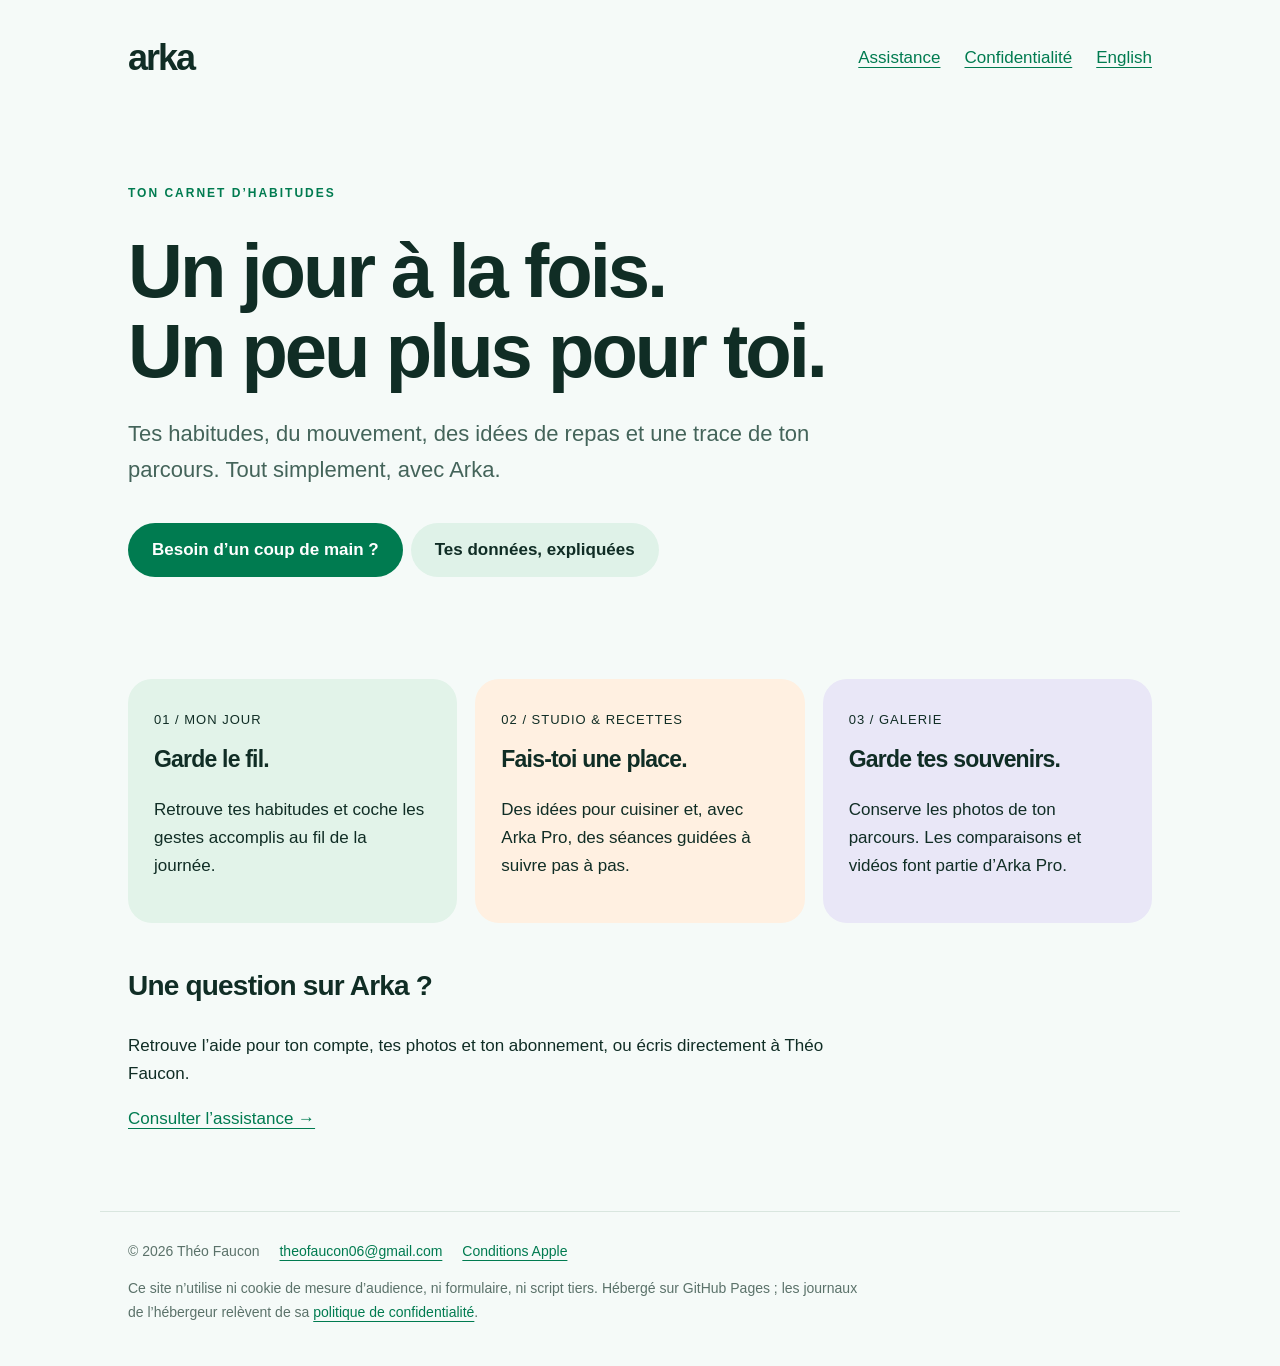
<file: index.html>
<!doctype html><html lang="fr"><head><meta charset="utf-8"><meta name="viewport" content="width=device-width,initial-scale=1"><meta name="description" content="Arka : habitudes, séances guidées, recettes et galerie. Assistance et confidentialité."><title>Un jour à la fois — Arka</title><link rel="stylesheet" href="style.css"></head><body><header><nav aria-label="Navigation"><a class="logo" href="index.html">arka</a><a href="support.html">Assistance</a><a href="confidentialite.html">Confidentialité</a><a href="privacy.html" lang="en">English</a></nav></header><main ><section class="hero"><span class="eyebrow">Ton carnet d’habitudes</span><h1>Un jour à la fois.<br>Un peu plus pour toi.</h1><p class="lead">Tes habitudes, du mouvement, des idées de repas et une trace de ton parcours. Tout simplement, avec Arka.</p><a class="button" href="support.html">Besoin d’un coup de main ?</a><a class="button light" href="confidentialite.html">Tes données, expliquées</a></section><div class="grid"><section class="card"><span class="number">01 / MON JOUR</span><h2>Garde le fil.</h2><p>Retrouve tes habitudes et coche les gestes accomplis au fil de la journée.</p></section><section class="card"><span class="number">02 / STUDIO & RECETTES</span><h2>Fais-toi une place.</h2><p>Des idées pour cuisiner et, avec Arka Pro, des séances guidées à suivre pas à pas.</p></section><section class="card"><span class="number">03 / GALERIE</span><h2>Garde tes souvenirs.</h2><p>Conserve les photos de ton parcours. Les comparaisons et vidéos font partie d’Arka Pro.</p></section></div><section><h2>Une question sur Arka ?</h2><p>Retrouve l’aide pour ton compte, tes photos et ton abonnement, ou écris directement à Théo Faucon.</p><a href="support.html">Consulter l’assistance →</a></section></main><footer><div class="footerlinks"><span>© 2026 Théo Faucon</span><a href="mailto:theofaucon06@gmail.com">theofaucon06@gmail.com</a><a href="https://www.apple.com/legal/internet-services/itunes/dev/stdeula/">Conditions Apple</a></div><p>Ce site n’utilise ni cookie de mesure d’audience, ni formulaire, ni script tiers. Hébergé sur GitHub Pages ; les journaux de l’hébergeur relèvent de sa <a href="https://docs.github.com/en/site-policy/privacy-policies/github-general-privacy-statement">politique de confidentialité</a>.</p></footer></body></html>
</file>
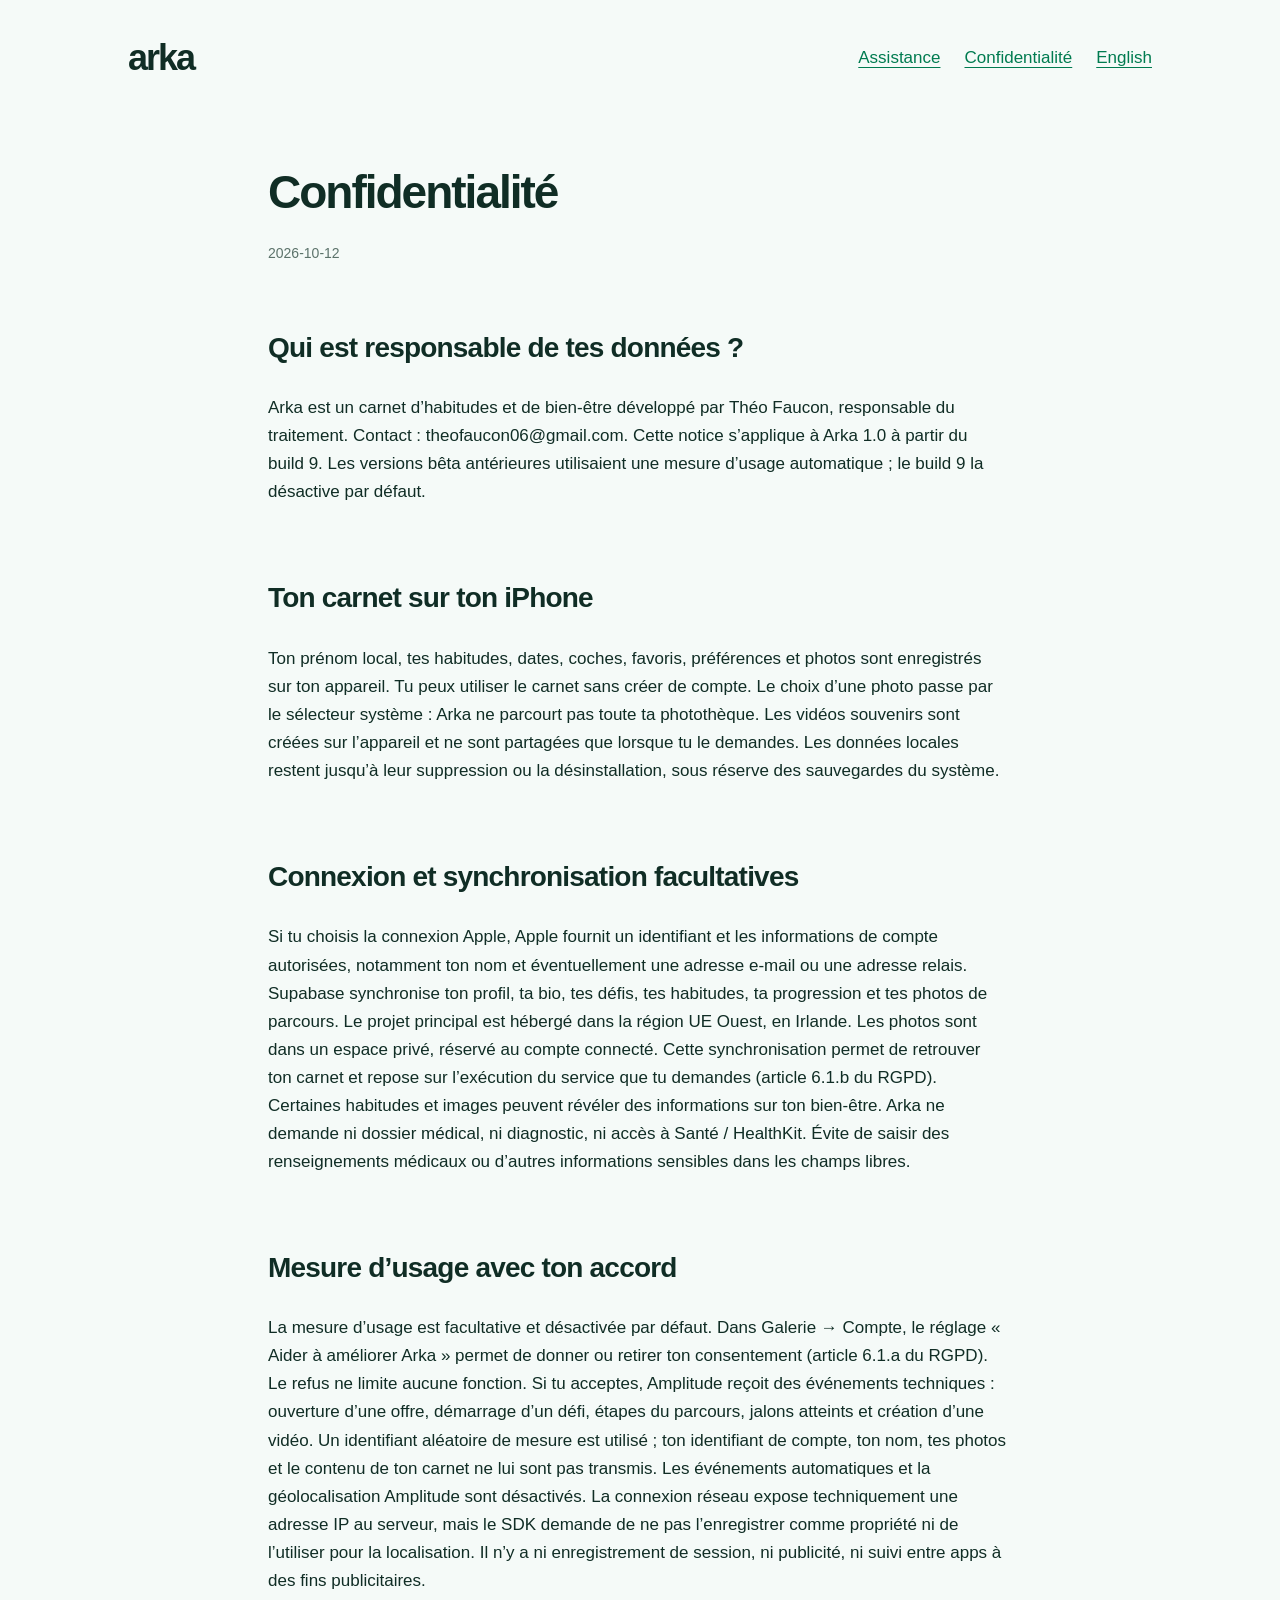
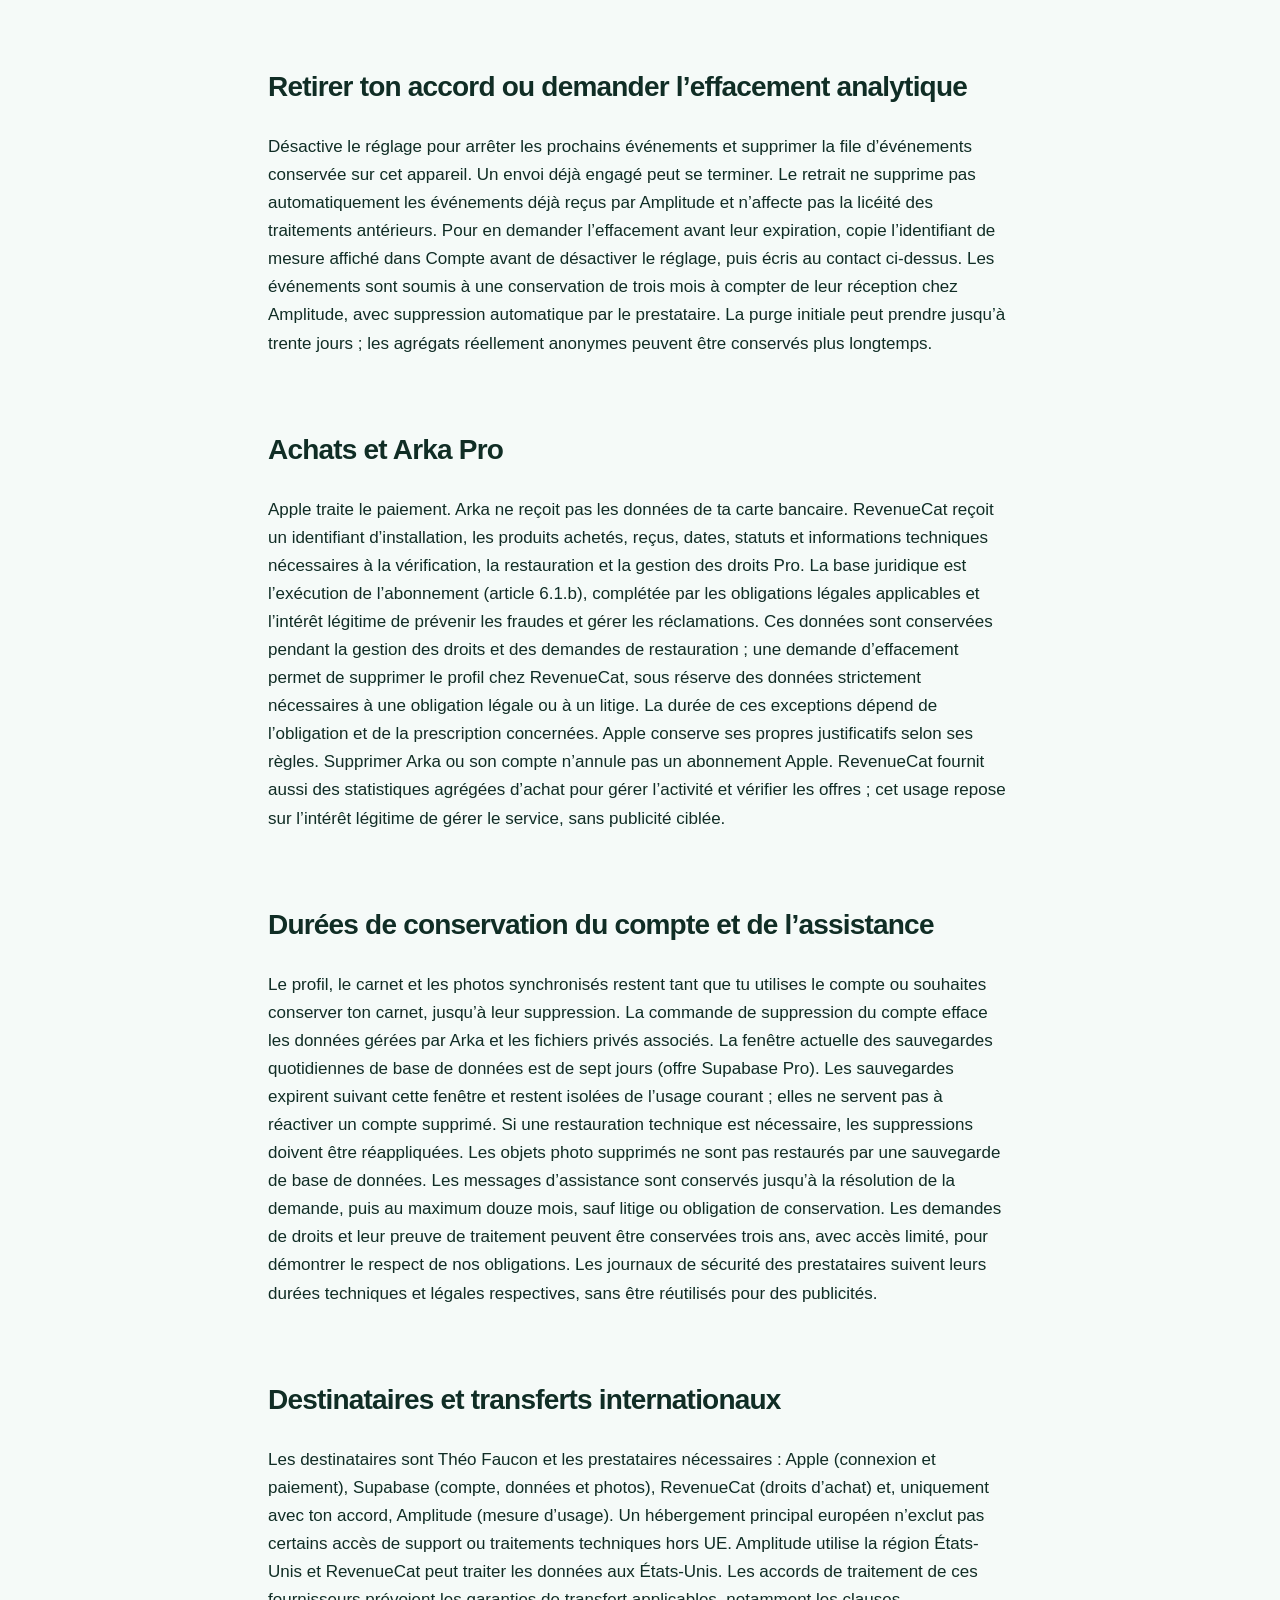
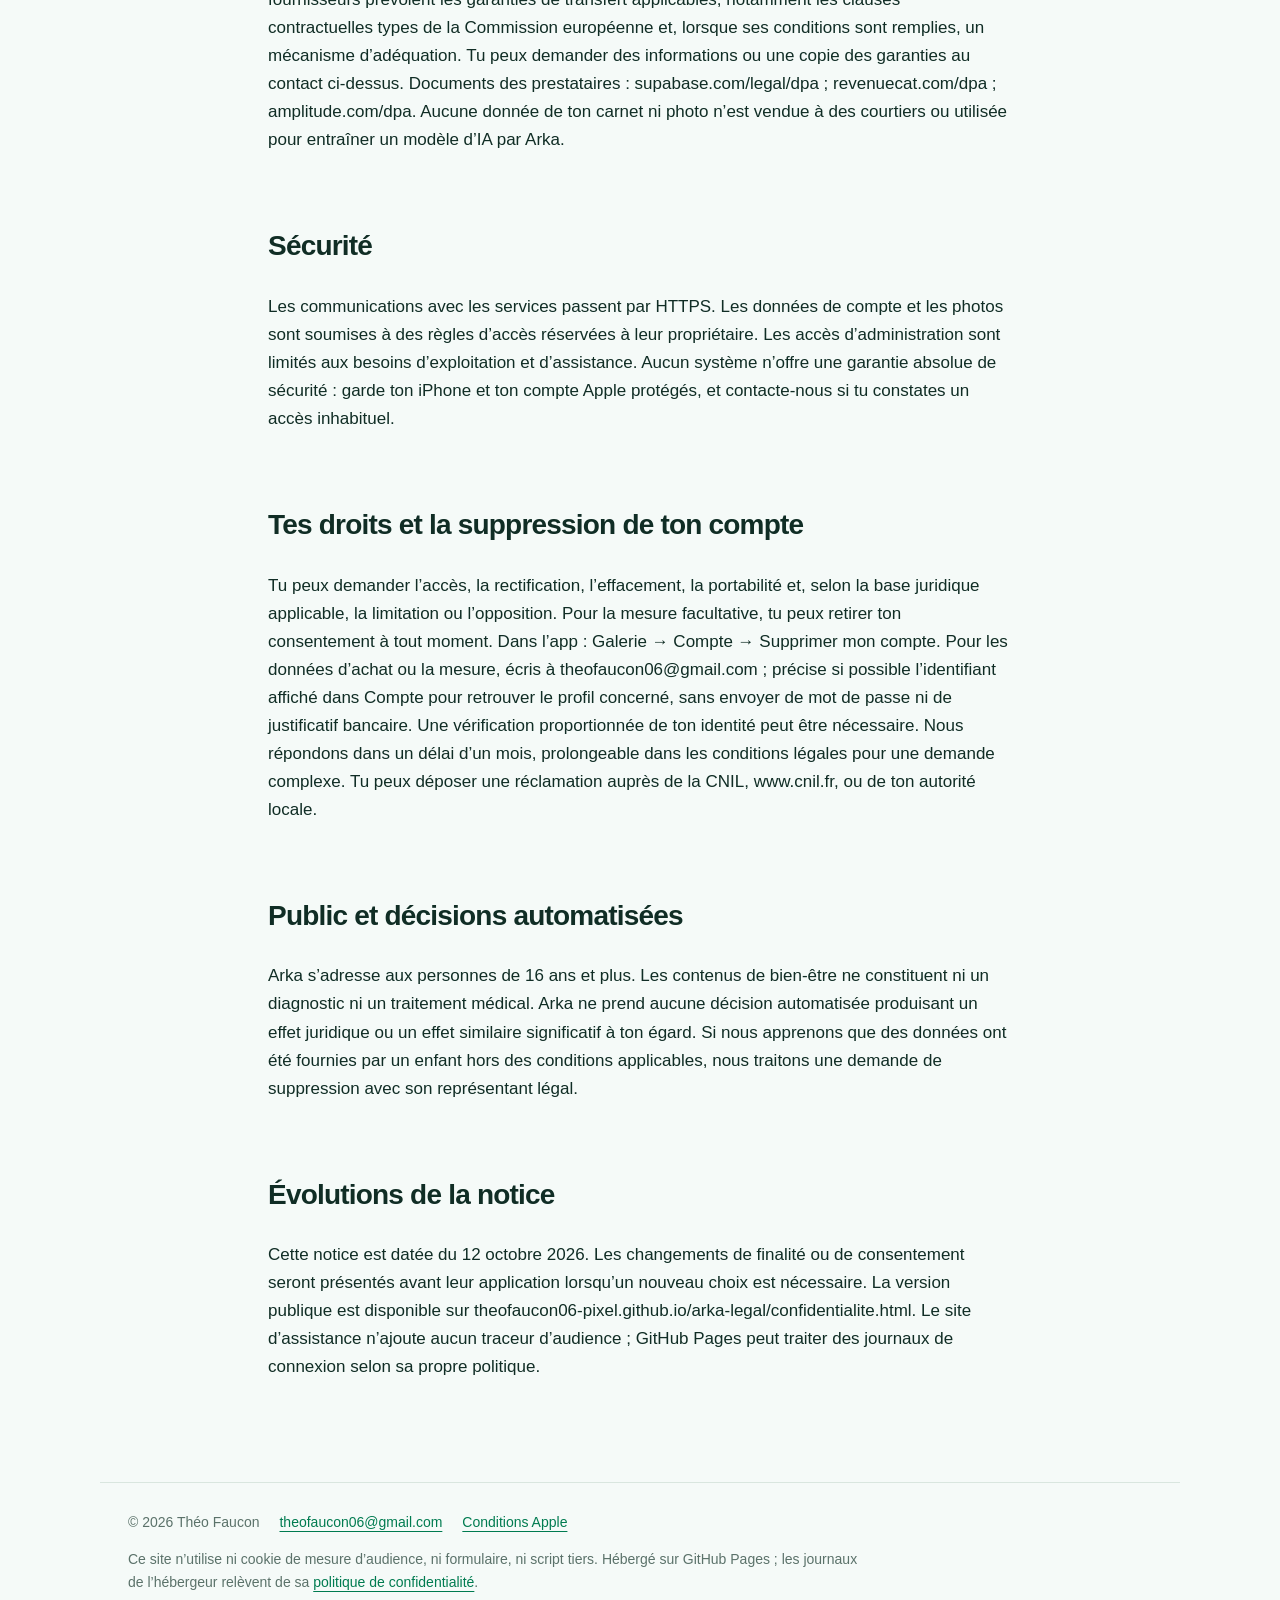
<file: confidentialite.html>
<!doctype html><html lang="fr"><head><meta charset="utf-8"><meta name="viewport" content="width=device-width,initial-scale=1"><meta name="description" content="Arka : habitudes, séances guidées, recettes et galerie. Assistance et confidentialité."><title>Confidentialité — Arka</title><link rel="stylesheet" href="style.css"></head><body><header><nav aria-label="Navigation"><a class="logo" href="index.html">arka</a><a href="support.html">Assistance</a><a href="confidentialite.html">Confidentialité</a><a href="privacy.html" lang="en">English</a></nav></header><main class="document"><h1>Confidentialité</h1><p class="meta">2026-10-12</p><section><h2>Qui est responsable de tes données ?</h2><p>Arka est un carnet d’habitudes et de bien-être développé par Théo Faucon, responsable du traitement. Contact : theofaucon06@gmail.com. Cette notice s’applique à Arka 1.0 à partir du build 9. Les versions bêta antérieures utilisaient une mesure d’usage automatique ; le build 9 la désactive par défaut.</p></section><section><h2>Ton carnet sur ton iPhone</h2><p>Ton prénom local, tes habitudes, dates, coches, favoris, préférences et photos sont enregistrés sur ton appareil. Tu peux utiliser le carnet sans créer de compte. Le choix d’une photo passe par le sélecteur système : Arka ne parcourt pas toute ta photothèque. Les vidéos souvenirs sont créées sur l’appareil et ne sont partagées que lorsque tu le demandes. Les données locales restent jusqu’à leur suppression ou la désinstallation, sous réserve des sauvegardes du système.</p></section><section><h2>Connexion et synchronisation facultatives</h2><p>Si tu choisis la connexion Apple, Apple fournit un identifiant et les informations de compte autorisées, notamment ton nom et éventuellement une adresse e-mail ou une adresse relais. Supabase synchronise ton profil, ta bio, tes défis, tes habitudes, ta progression et tes photos de parcours. Le projet principal est hébergé dans la région UE Ouest, en Irlande. Les photos sont dans un espace privé, réservé au compte connecté. Cette synchronisation permet de retrouver ton carnet et repose sur l’exécution du service que tu demandes (article 6.1.b du RGPD). Certaines habitudes et images peuvent révéler des informations sur ton bien-être. Arka ne demande ni dossier médical, ni diagnostic, ni accès à Santé / HealthKit. Évite de saisir des renseignements médicaux ou d’autres informations sensibles dans les champs libres.</p></section><section><h2>Mesure d’usage avec ton accord</h2><p>La mesure d’usage est facultative et désactivée par défaut. Dans Galerie → Compte, le réglage « Aider à améliorer Arka » permet de donner ou retirer ton consentement (article 6.1.a du RGPD). Le refus ne limite aucune fonction. Si tu acceptes, Amplitude reçoit des événements techniques : ouverture d’une offre, démarrage d’un défi, étapes du parcours, jalons atteints et création d’une vidéo. Un identifiant aléatoire de mesure est utilisé ; ton identifiant de compte, ton nom, tes photos et le contenu de ton carnet ne lui sont pas transmis. Les événements automatiques et la géolocalisation Amplitude sont désactivés. La connexion réseau expose techniquement une adresse IP au serveur, mais le SDK demande de ne pas l’enregistrer comme propriété ni de l’utiliser pour la localisation. Il n’y a ni enregistrement de session, ni publicité, ni suivi entre apps à des fins publicitaires.</p></section><section><h2>Retirer ton accord ou demander l’effacement analytique</h2><p>Désactive le réglage pour arrêter les prochains événements et supprimer la file d’événements conservée sur cet appareil. Un envoi déjà engagé peut se terminer. Le retrait ne supprime pas automatiquement les événements déjà reçus par Amplitude et n’affecte pas la licéité des traitements antérieurs. Pour en demander l’effacement avant leur expiration, copie l’identifiant de mesure affiché dans Compte avant de désactiver le réglage, puis écris au contact ci-dessus. Les événements sont soumis à une conservation de trois mois à compter de leur réception chez Amplitude, avec suppression automatique par le prestataire. La purge initiale peut prendre jusqu’à trente jours ; les agrégats réellement anonymes peuvent être conservés plus longtemps.</p></section><section><h2>Achats et Arka Pro</h2><p>Apple traite le paiement. Arka ne reçoit pas les données de ta carte bancaire. RevenueCat reçoit un identifiant d’installation, les produits achetés, reçus, dates, statuts et informations techniques nécessaires à la vérification, la restauration et la gestion des droits Pro. La base juridique est l’exécution de l’abonnement (article 6.1.b), complétée par les obligations légales applicables et l’intérêt légitime de prévenir les fraudes et gérer les réclamations. Ces données sont conservées pendant la gestion des droits et des demandes de restauration ; une demande d’effacement permet de supprimer le profil chez RevenueCat, sous réserve des données strictement nécessaires à une obligation légale ou à un litige. La durée de ces exceptions dépend de l’obligation et de la prescription concernées. Apple conserve ses propres justificatifs selon ses règles. Supprimer Arka ou son compte n’annule pas un abonnement Apple. RevenueCat fournit aussi des statistiques agrégées d’achat pour gérer l’activité et vérifier les offres ; cet usage repose sur l’intérêt légitime de gérer le service, sans publicité ciblée.</p></section><section><h2>Durées de conservation du compte et de l’assistance</h2><p>Le profil, le carnet et les photos synchronisés restent tant que tu utilises le compte ou souhaites conserver ton carnet, jusqu’à leur suppression. La commande de suppression du compte efface les données gérées par Arka et les fichiers privés associés. La fenêtre actuelle des sauvegardes quotidiennes de base de données est de sept jours (offre Supabase Pro). Les sauvegardes expirent suivant cette fenêtre et restent isolées de l’usage courant ; elles ne servent pas à réactiver un compte supprimé. Si une restauration technique est nécessaire, les suppressions doivent être réappliquées. Les objets photo supprimés ne sont pas restaurés par une sauvegarde de base de données. Les messages d’assistance sont conservés jusqu’à la résolution de la demande, puis au maximum douze mois, sauf litige ou obligation de conservation. Les demandes de droits et leur preuve de traitement peuvent être conservées trois ans, avec accès limité, pour démontrer le respect de nos obligations. Les journaux de sécurité des prestataires suivent leurs durées techniques et légales respectives, sans être réutilisés pour des publicités.</p></section><section><h2>Destinataires et transferts internationaux</h2><p>Les destinataires sont Théo Faucon et les prestataires nécessaires : Apple (connexion et paiement), Supabase (compte, données et photos), RevenueCat (droits d’achat) et, uniquement avec ton accord, Amplitude (mesure d’usage). Un hébergement principal européen n’exclut pas certains accès de support ou traitements techniques hors UE. Amplitude utilise la région États-Unis et RevenueCat peut traiter les données aux États-Unis. Les accords de traitement de ces fournisseurs prévoient les garanties de transfert applicables, notamment les clauses contractuelles types de la Commission européenne et, lorsque ses conditions sont remplies, un mécanisme d’adéquation. Tu peux demander des informations ou une copie des garanties au contact ci-dessus. Documents des prestataires : supabase.com/legal/dpa ; revenuecat.com/dpa ; amplitude.com/dpa. Aucune donnée de ton carnet ni photo n’est vendue à des courtiers ou utilisée pour entraîner un modèle d’IA par Arka.</p></section><section><h2>Sécurité</h2><p>Les communications avec les services passent par HTTPS. Les données de compte et les photos sont soumises à des règles d’accès réservées à leur propriétaire. Les accès d’administration sont limités aux besoins d’exploitation et d’assistance. Aucun système n’offre une garantie absolue de sécurité : garde ton iPhone et ton compte Apple protégés, et contacte-nous si tu constates un accès inhabituel.</p></section><section><h2>Tes droits et la suppression de ton compte</h2><p>Tu peux demander l’accès, la rectification, l’effacement, la portabilité et, selon la base juridique applicable, la limitation ou l’opposition. Pour la mesure facultative, tu peux retirer ton consentement à tout moment. Dans l’app : Galerie → Compte → Supprimer mon compte. Pour les données d’achat ou la mesure, écris à theofaucon06@gmail.com ; précise si possible l’identifiant affiché dans Compte pour retrouver le profil concerné, sans envoyer de mot de passe ni de justificatif bancaire. Une vérification proportionnée de ton identité peut être nécessaire. Nous répondons dans un délai d’un mois, prolongeable dans les conditions légales pour une demande complexe. Tu peux déposer une réclamation auprès de la CNIL, www.cnil.fr, ou de ton autorité locale.</p></section><section><h2>Public et décisions automatisées</h2><p>Arka s’adresse aux personnes de 16 ans et plus. Les contenus de bien-être ne constituent ni un diagnostic ni un traitement médical. Arka ne prend aucune décision automatisée produisant un effet juridique ou un effet similaire significatif à ton égard. Si nous apprenons que des données ont été fournies par un enfant hors des conditions applicables, nous traitons une demande de suppression avec son représentant légal.</p></section><section><h2>Évolutions de la notice</h2><p>Cette notice est datée du 12 octobre 2026. Les changements de finalité ou de consentement seront présentés avant leur application lorsqu’un nouveau choix est nécessaire. La version publique est disponible sur theofaucon06-pixel.github.io/arka-legal/confidentialite.html. Le site d’assistance n’ajoute aucun traceur d’audience ; GitHub Pages peut traiter des journaux de connexion selon sa propre politique.</p></section></main><footer><div class="footerlinks"><span>© 2026 Théo Faucon</span><a href="mailto:theofaucon06@gmail.com">theofaucon06@gmail.com</a><a href="https://www.apple.com/legal/internet-services/itunes/dev/stdeula/">Conditions Apple</a></div><p>Ce site n’utilise ni cookie de mesure d’audience, ni formulaire, ni script tiers. Hébergé sur GitHub Pages ; les journaux de l’hébergeur relèvent de sa <a href="https://docs.github.com/en/site-policy/privacy-policies/github-general-privacy-statement">politique de confidentialité</a>.</p></footer></body></html>
</file>
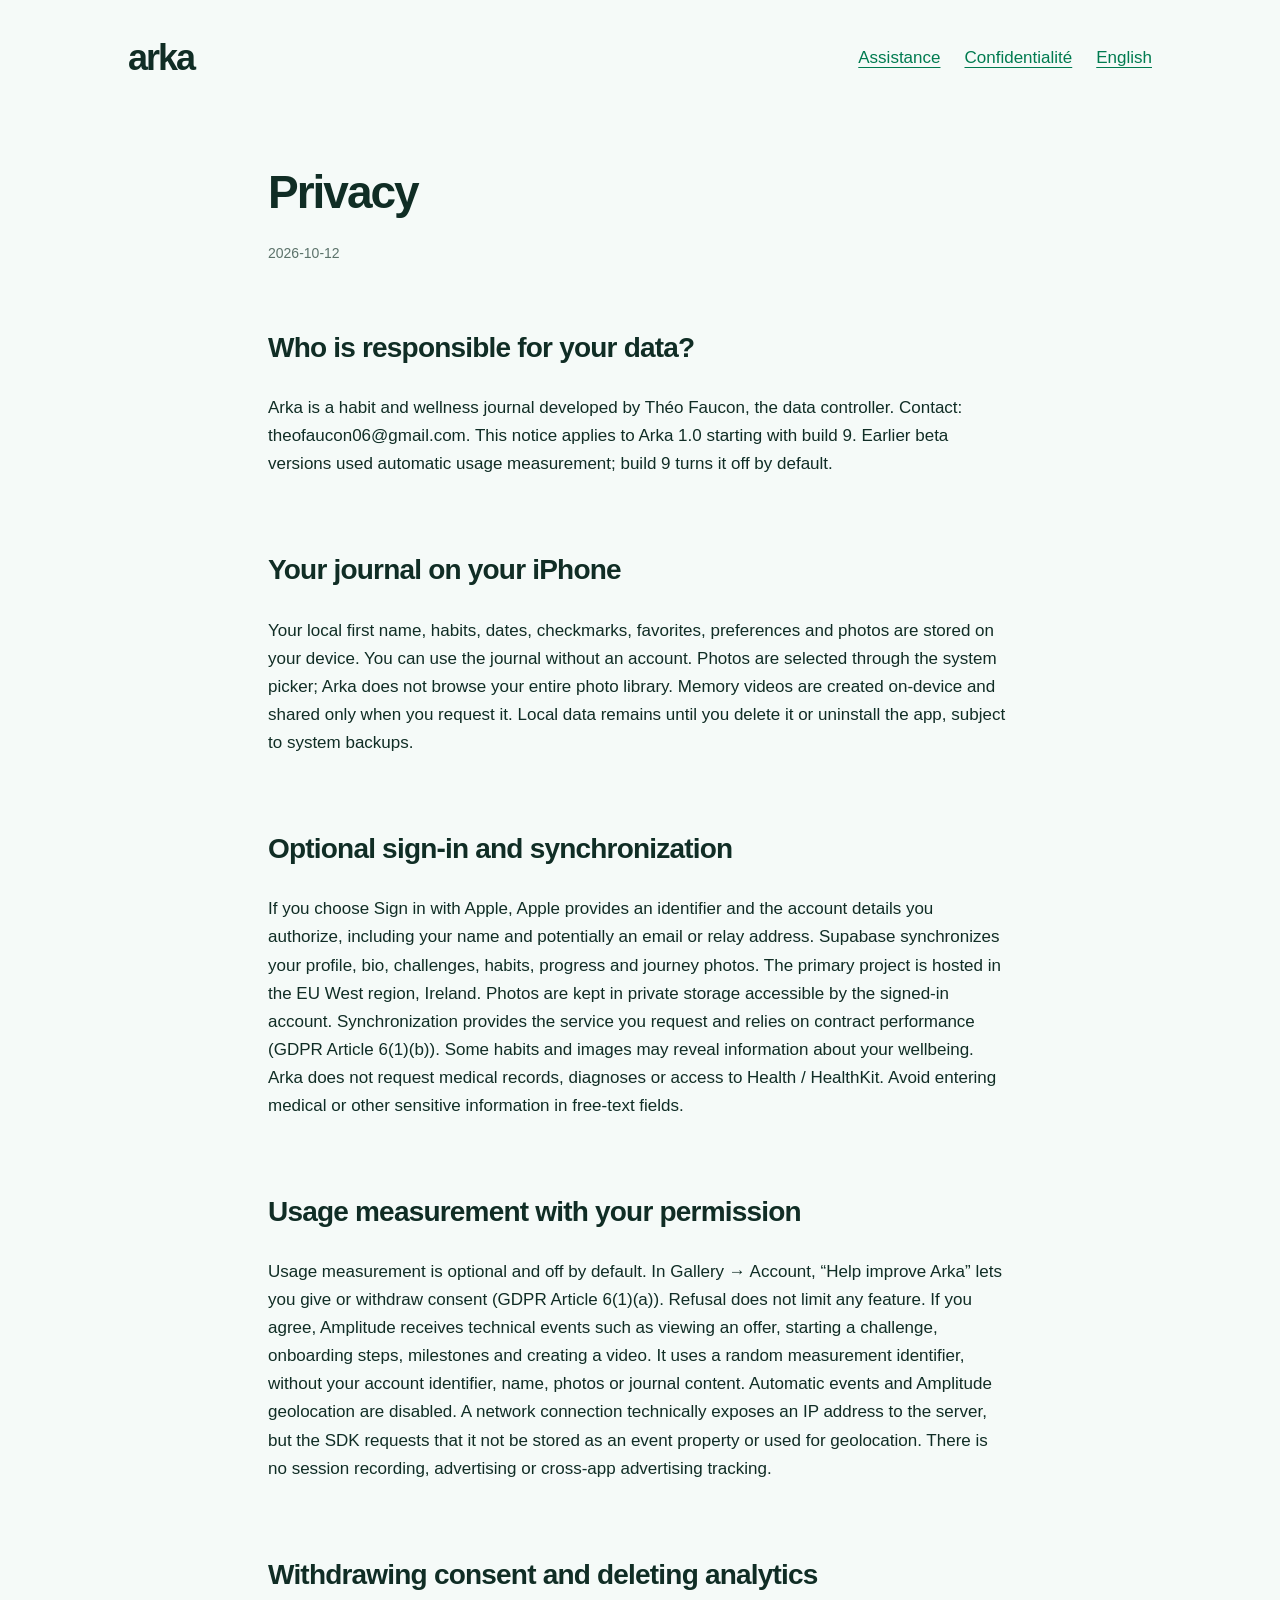
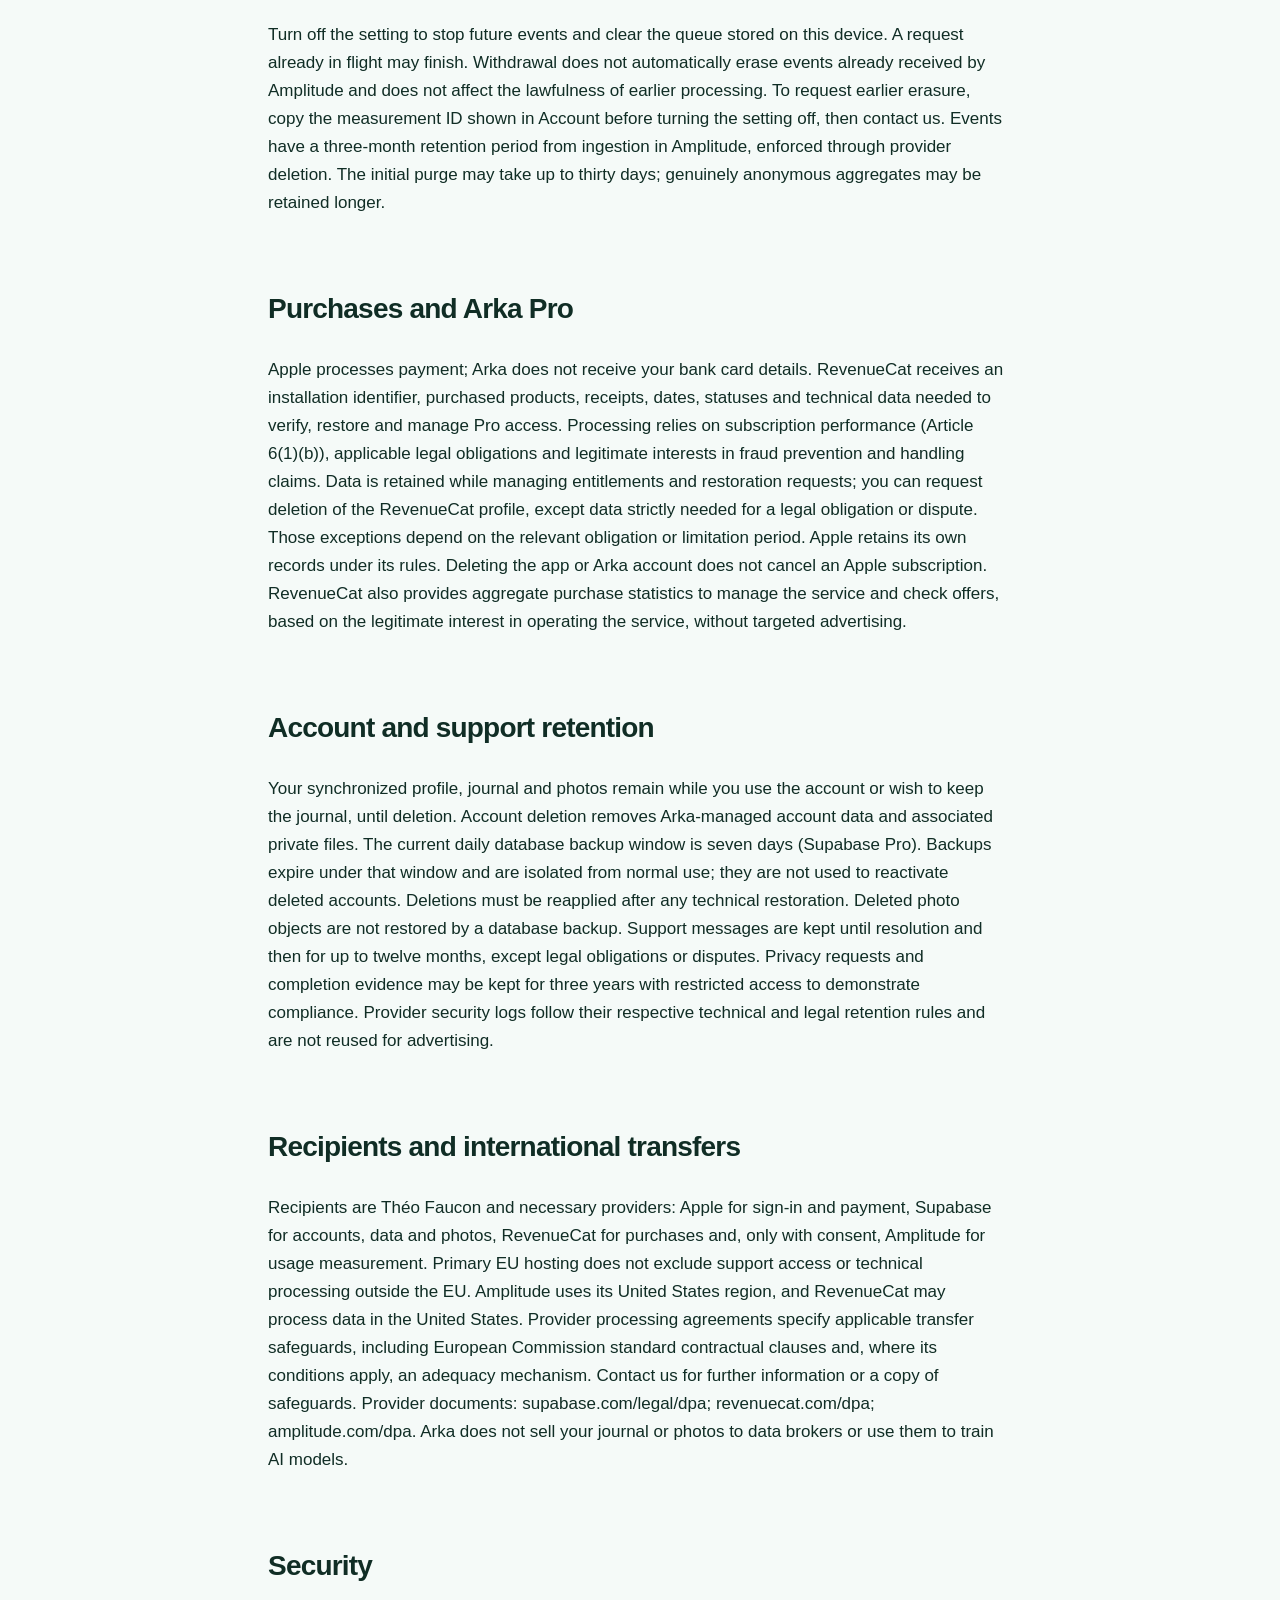
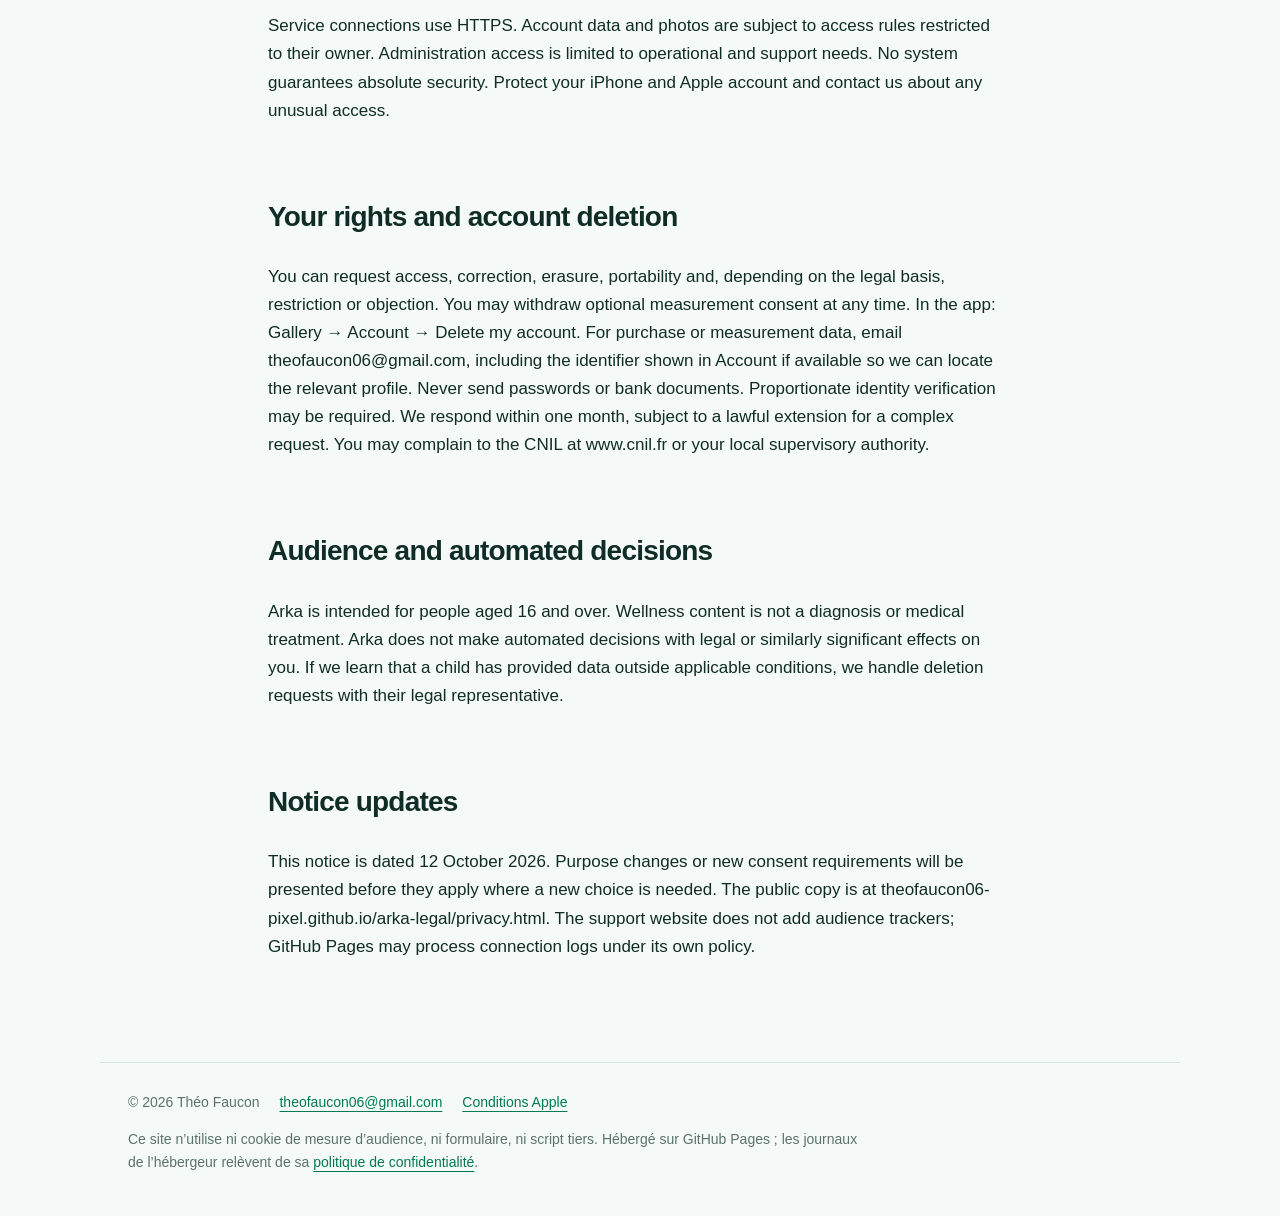
<file: privacy.html>
<!doctype html><html lang="en"><head><meta charset="utf-8"><meta name="viewport" content="width=device-width,initial-scale=1"><meta name="description" content="Arka : habitudes, séances guidées, recettes et galerie. Assistance et confidentialité."><title>Privacy — Arka</title><link rel="stylesheet" href="style.css"></head><body><header><nav aria-label="Navigation"><a class="logo" href="index.html">arka</a><a href="support.html">Assistance</a><a href="confidentialite.html">Confidentialité</a><a href="privacy.html" lang="en">English</a></nav></header><main class="document"><h1>Privacy</h1><p class="meta">2026-10-12</p><section><h2>Who is responsible for your data?</h2><p>Arka is a habit and wellness journal developed by Théo Faucon, the data controller. Contact: theofaucon06@gmail.com. This notice applies to Arka 1.0 starting with build 9. Earlier beta versions used automatic usage measurement; build 9 turns it off by default.</p></section><section><h2>Your journal on your iPhone</h2><p>Your local first name, habits, dates, checkmarks, favorites, preferences and photos are stored on your device. You can use the journal without an account. Photos are selected through the system picker; Arka does not browse your entire photo library. Memory videos are created on-device and shared only when you request it. Local data remains until you delete it or uninstall the app, subject to system backups.</p></section><section><h2>Optional sign-in and synchronization</h2><p>If you choose Sign in with Apple, Apple provides an identifier and the account details you authorize, including your name and potentially an email or relay address. Supabase synchronizes your profile, bio, challenges, habits, progress and journey photos. The primary project is hosted in the EU West region, Ireland. Photos are kept in private storage accessible by the signed-in account. Synchronization provides the service you request and relies on contract performance (GDPR Article 6(1)(b)). Some habits and images may reveal information about your wellbeing. Arka does not request medical records, diagnoses or access to Health / HealthKit. Avoid entering medical or other sensitive information in free-text fields.</p></section><section><h2>Usage measurement with your permission</h2><p>Usage measurement is optional and off by default. In Gallery → Account, “Help improve Arka” lets you give or withdraw consent (GDPR Article 6(1)(a)). Refusal does not limit any feature. If you agree, Amplitude receives technical events such as viewing an offer, starting a challenge, onboarding steps, milestones and creating a video. It uses a random measurement identifier, without your account identifier, name, photos or journal content. Automatic events and Amplitude geolocation are disabled. A network connection technically exposes an IP address to the server, but the SDK requests that it not be stored as an event property or used for geolocation. There is no session recording, advertising or cross-app advertising tracking.</p></section><section><h2>Withdrawing consent and deleting analytics</h2><p>Turn off the setting to stop future events and clear the queue stored on this device. A request already in flight may finish. Withdrawal does not automatically erase events already received by Amplitude and does not affect the lawfulness of earlier processing. To request earlier erasure, copy the measurement ID shown in Account before turning the setting off, then contact us. Events have a three-month retention period from ingestion in Amplitude, enforced through provider deletion. The initial purge may take up to thirty days; genuinely anonymous aggregates may be retained longer.</p></section><section><h2>Purchases and Arka Pro</h2><p>Apple processes payment; Arka does not receive your bank card details. RevenueCat receives an installation identifier, purchased products, receipts, dates, statuses and technical data needed to verify, restore and manage Pro access. Processing relies on subscription performance (Article 6(1)(b)), applicable legal obligations and legitimate interests in fraud prevention and handling claims. Data is retained while managing entitlements and restoration requests; you can request deletion of the RevenueCat profile, except data strictly needed for a legal obligation or dispute. Those exceptions depend on the relevant obligation or limitation period. Apple retains its own records under its rules. Deleting the app or Arka account does not cancel an Apple subscription. RevenueCat also provides aggregate purchase statistics to manage the service and check offers, based on the legitimate interest in operating the service, without targeted advertising.</p></section><section><h2>Account and support retention</h2><p>Your synchronized profile, journal and photos remain while you use the account or wish to keep the journal, until deletion. Account deletion removes Arka-managed account data and associated private files. The current daily database backup window is seven days (Supabase Pro). Backups expire under that window and are isolated from normal use; they are not used to reactivate deleted accounts. Deletions must be reapplied after any technical restoration. Deleted photo objects are not restored by a database backup. Support messages are kept until resolution and then for up to twelve months, except legal obligations or disputes. Privacy requests and completion evidence may be kept for three years with restricted access to demonstrate compliance. Provider security logs follow their respective technical and legal retention rules and are not reused for advertising.</p></section><section><h2>Recipients and international transfers</h2><p>Recipients are Théo Faucon and necessary providers: Apple for sign-in and payment, Supabase for accounts, data and photos, RevenueCat for purchases and, only with consent, Amplitude for usage measurement. Primary EU hosting does not exclude support access or technical processing outside the EU. Amplitude uses its United States region, and RevenueCat may process data in the United States. Provider processing agreements specify applicable transfer safeguards, including European Commission standard contractual clauses and, where its conditions apply, an adequacy mechanism. Contact us for further information or a copy of safeguards. Provider documents: supabase.com/legal/dpa; revenuecat.com/dpa; amplitude.com/dpa. Arka does not sell your journal or photos to data brokers or use them to train AI models.</p></section><section><h2>Security</h2><p>Service connections use HTTPS. Account data and photos are subject to access rules restricted to their owner. Administration access is limited to operational and support needs. No system guarantees absolute security. Protect your iPhone and Apple account and contact us about any unusual access.</p></section><section><h2>Your rights and account deletion</h2><p>You can request access, correction, erasure, portability and, depending on the legal basis, restriction or objection. You may withdraw optional measurement consent at any time. In the app: Gallery → Account → Delete my account. For purchase or measurement data, email theofaucon06@gmail.com, including the identifier shown in Account if available so we can locate the relevant profile. Never send passwords or bank documents. Proportionate identity verification may be required. We respond within one month, subject to a lawful extension for a complex request. You may complain to the CNIL at www.cnil.fr or your local supervisory authority.</p></section><section><h2>Audience and automated decisions</h2><p>Arka is intended for people aged 16 and over. Wellness content is not a diagnosis or medical treatment. Arka does not make automated decisions with legal or similarly significant effects on you. If we learn that a child has provided data outside applicable conditions, we handle deletion requests with their legal representative.</p></section><section><h2>Notice updates</h2><p>This notice is dated 12 October 2026. Purpose changes or new consent requirements will be presented before they apply where a new choice is needed. The public copy is at theofaucon06-pixel.github.io/arka-legal/privacy.html. The support website does not add audience trackers; GitHub Pages may process connection logs under its own policy.</p></section></main><footer><div class="footerlinks"><span>© 2026 Théo Faucon</span><a href="mailto:theofaucon06@gmail.com">theofaucon06@gmail.com</a><a href="https://www.apple.com/legal/internet-services/itunes/dev/stdeula/">Conditions Apple</a></div><p>Ce site n’utilise ni cookie de mesure d’audience, ni formulaire, ni script tiers. Hébergé sur GitHub Pages ; les journaux de l’hébergeur relèvent de sa <a href="https://docs.github.com/en/site-policy/privacy-policies/github-general-privacy-statement">politique de confidentialité</a>.</p></footer></body></html>
</file>
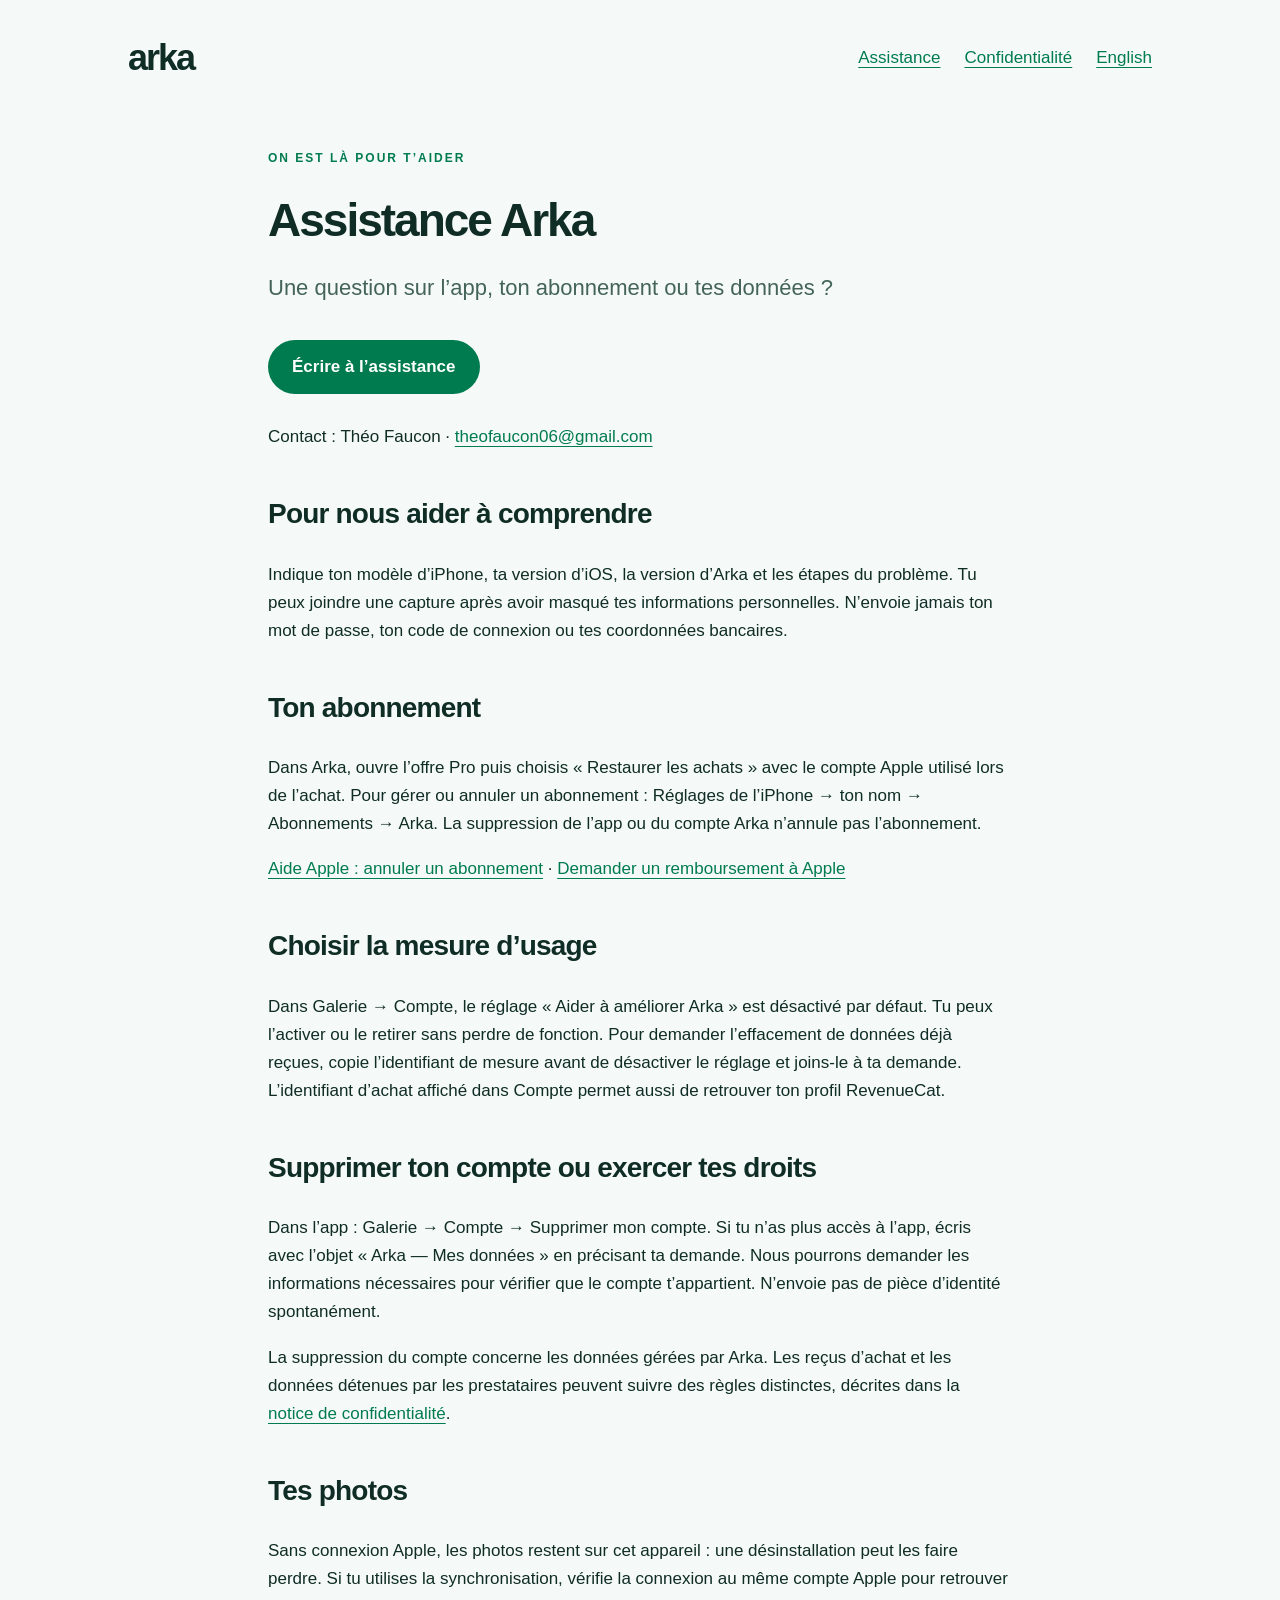
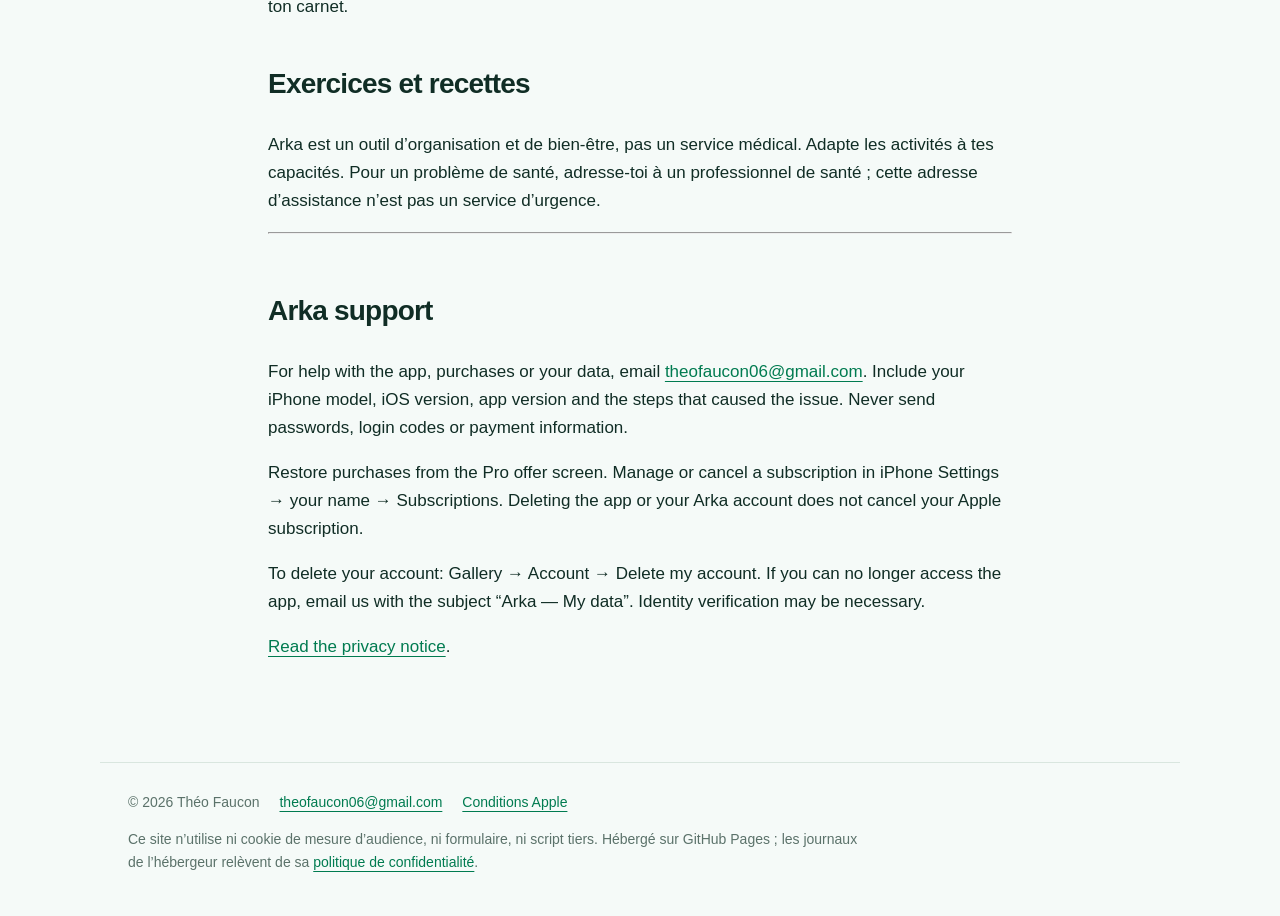
<file: support.html>
<!doctype html><html lang="fr"><head><meta charset="utf-8"><meta name="viewport" content="width=device-width,initial-scale=1"><meta name="description" content="Arka : habitudes, séances guidées, recettes et galerie. Assistance et confidentialité."><title>Assistance — Arka</title><link rel="stylesheet" href="style.css"></head><body><header><nav aria-label="Navigation"><a class="logo" href="index.html">arka</a><a href="support.html">Assistance</a><a href="confidentialite.html">Confidentialité</a><a href="privacy.html" lang="en">English</a></nav></header><main class="document"><span class="eyebrow">On est là pour t’aider</span><h1>Assistance Arka</h1><p class="lead">Une question sur l’app, ton abonnement ou tes données ?</p><a class="button" href="mailto:theofaucon06@gmail.com?subject=Arka%20%E2%80%94%20Assistance">Écrire à l’assistance</a><p>Contact : Théo Faucon · <a href="mailto:theofaucon06@gmail.com">theofaucon06@gmail.com</a></p><h2>Pour nous aider à comprendre</h2><p>Indique ton modèle d’iPhone, ta version d’iOS, la version d’Arka et les étapes du problème. Tu peux joindre une capture après avoir masqué tes informations personnelles. N’envoie jamais ton mot de passe, ton code de connexion ou tes coordonnées bancaires.</p><h2>Ton abonnement</h2><p>Dans Arka, ouvre l’offre Pro puis choisis « Restaurer les achats » avec le compte Apple utilisé lors de l’achat. Pour gérer ou annuler un abonnement : Réglages de l’iPhone → ton nom → Abonnements → Arka. La suppression de l’app ou du compte Arka n’annule pas l’abonnement.</p><p><a href="https://support.apple.com/fr-fr/118428">Aide Apple : annuler un abonnement</a> · <a href="https://reportaproblem.apple.com/">Demander un remboursement à Apple</a></p><h2 id="mesure">Choisir la mesure d’usage</h2><p>Dans Galerie → Compte, le réglage « Aider à améliorer Arka » est désactivé par défaut. Tu peux l’activer ou le retirer sans perdre de fonction. Pour demander l’effacement de données déjà reçues, copie l’identifiant de mesure avant de désactiver le réglage et joins-le à ta demande. L’identifiant d’achat affiché dans Compte permet aussi de retrouver ton profil RevenueCat.</p><h2 id="suppression">Supprimer ton compte ou exercer tes droits</h2><p>Dans l’app : Galerie → Compte → Supprimer mon compte. Si tu n’as plus accès à l’app, écris avec l’objet « Arka — Mes données » en précisant ta demande. Nous pourrons demander les informations nécessaires pour vérifier que le compte t’appartient. N’envoie pas de pièce d’identité spontanément.</p><p>La suppression du compte concerne les données gérées par Arka. Les reçus d’achat et les données détenues par les prestataires peuvent suivre des règles distinctes, décrites dans la <a href="confidentialite.html">notice de confidentialité</a>.</p><h2>Tes photos</h2><p>Sans connexion Apple, les photos restent sur cet appareil : une désinstallation peut les faire perdre. Si tu utilises la synchronisation, vérifie la connexion au même compte Apple pour retrouver ton carnet.</p><h2>Exercices et recettes</h2><p>Arka est un outil d’organisation et de bien-être, pas un service médical. Adapte les activités à tes capacités. Pour un problème de santé, adresse-toi à un professionnel de santé ; cette adresse d’assistance n’est pas un service d’urgence.</p><hr><section id="english" lang="en"><h2>Arka support</h2><p>For help with the app, purchases or your data, email <a href="mailto:theofaucon06@gmail.com?subject=Arka%20support">theofaucon06@gmail.com</a>. Include your iPhone model, iOS version, app version and the steps that caused the issue. Never send passwords, login codes or payment information.</p><p>Restore purchases from the Pro offer screen. Manage or cancel a subscription in iPhone Settings → your name → Subscriptions. Deleting the app or your Arka account does not cancel your Apple subscription.</p><p>To delete your account: Gallery → Account → Delete my account. If you can no longer access the app, email us with the subject “Arka — My data”. Identity verification may be necessary.</p><p><a href="privacy.html">Read the privacy notice</a>.</p></section></main><footer><div class="footerlinks"><span>© 2026 Théo Faucon</span><a href="mailto:theofaucon06@gmail.com">theofaucon06@gmail.com</a><a href="https://www.apple.com/legal/internet-services/itunes/dev/stdeula/">Conditions Apple</a></div><p>Ce site n’utilise ni cookie de mesure d’audience, ni formulaire, ni script tiers. Hébergé sur GitHub Pages ; les journaux de l’hébergeur relèvent de sa <a href="https://docs.github.com/en/site-policy/privacy-policies/github-general-privacy-statement">politique de confidentialité</a>.</p></footer></body></html>
</file>
<file: style.css>
*{box-sizing:border-box}html{scroll-behavior:smooth}body{margin:0;background:#f5faf8;color:#102d25;font:17px/1.65 -apple-system,BlinkMacSystemFont,"Segoe UI",sans-serif}a{color:#007b50;text-underline-offset:4px}a:focus-visible{outline:3px solid #f17460;outline-offset:4px}header,main,footer{max-width:1080px;margin:auto;padding:28px}nav{display:flex;gap:24px;align-items:center;flex-wrap:wrap}.logo{font-weight:800;font-size:36px;letter-spacing:-2px;text-decoration:none;color:#102d25;margin-right:auto}h1{font-size:clamp(40px,6vw,76px);line-height:1.05;letter-spacing:-3px;margin:25px 0}h2{font-size:28px;letter-spacing:-.8px;margin-top:40px}h3{font-size:21px}p{max-width:740px}.eyebrow{font-size:12px;letter-spacing:2px;font-weight:700;text-transform:uppercase;color:#007b50}.lead{font-size:22px;color:#44645a}.button{display:inline-block;border-radius:100px;background:#007b50;color:white;padding:13px 24px;text-decoration:none;font-weight:650;margin:12px 8px 12px 0}.light{background:#dff2e8;color:#102d25}.hero{padding:35px 0 55px}.notice{border-left:4px solid #f17460;background:#fff3ee;padding:16px 22px;border-radius:0 16px 16px 0;max-width:760px}.grid{display:grid;grid-template-columns:repeat(3,1fr);gap:18px;margin:35px 0}.card{border-radius:24px;padding:26px;background:#e2f3e9}.card:nth-child(2){background:#fff0e1}.card:nth-child(3){background:#e9e7f7}.card h2{margin:8px 0;font-size:23px}.number{font-size:13px;letter-spacing:1px}.document{max-width:800px}.document h1{font-size:46px;letter-spacing:-2px}.meta{color:#5b726a;font-size:14px}.document section{padding:6px 0}footer{border-top:1px solid #d9e6df;margin-top:50px;font-size:14px;color:#5b726a}.footerlinks{display:flex;gap:20px;flex-wrap:wrap}li{margin:10px 0}@media(max-width:650px){header,main,footer{padding:22px}.grid{grid-template-columns:1fr}nav{gap:14px;font-size:14px}.document h1{font-size:36px}.logo{width:100%}h1{letter-spacing:-2px}}
</file>
